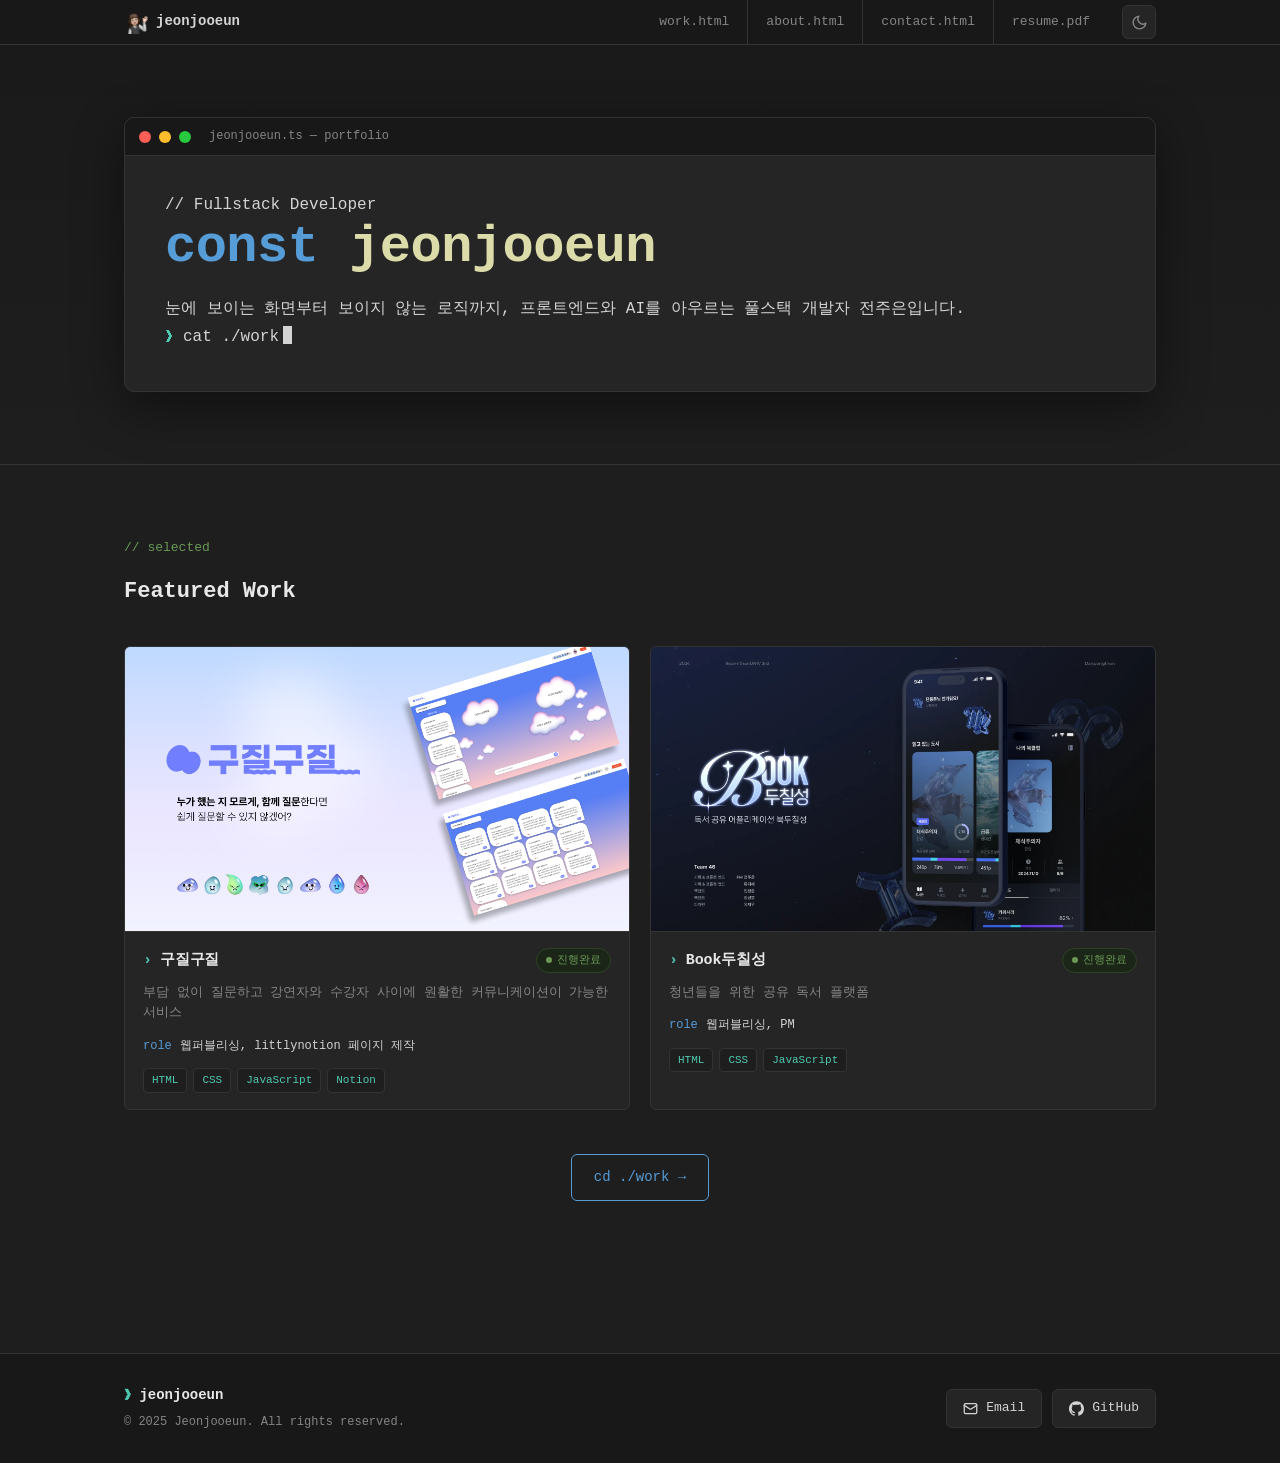
<file: index.html>
<!DOCTYPE html>
<html lang="ko">

<head>
    <meta charset="UTF-8">
    <meta name="viewport" content="width=device-width, initial-scale=1.0">
    <link rel="icon" type="image/png" href="asset/me2.png">
    <title>jeonjooeun — portfolio</title>
    <link rel="stylesheet" href="task1.css">
    <script>
        (function () {
            try {
                if (localStorage.getItem('theme') === 'light') {
                    document.documentElement.classList.add('light');
                }
            } catch (e) {}
            document.addEventListener('DOMContentLoaded', function () {
                var btn = document.querySelector('.theme-toggle');
                if (!btn) return;
                btn.addEventListener('click', function () {
                    var isLight = document.documentElement.classList.toggle('light');
                    try { localStorage.setItem('theme', isLight ? 'light' : 'dark'); } catch (e) {}
                });
            });
        })();
    </script>
</head>

<body>

    <!-- =========================
         Header — 에디터 탭바
    ========================== -->
    <header>
        <div class="container">
            <nav class="header-flex">
                <div class="brand">
                    <a class="logo" href="index.html"><img class="logo-home" src="asset/me2.png" alt="홈">jeonjooeun</a>
                </div>
                <div class="header-right">
                    <ul class="nav-list">
                        <li><a href="work.html">work.html</a></li>
                        <li><a href="about.html">about.html</a></li>
                        <li><a href="contact.html">contact.html</a></li>
                        <li><a href="resume.html">resume.pdf</a></li>
                    </ul>
                    <button class="theme-toggle" type="button" aria-label="테마 전환" title="Toggle theme">
                        <svg class="icon-moon" xmlns="http://www.w3.org/2000/svg" viewBox="0 0 24 24" fill="none" stroke="currentColor" stroke-width="2" stroke-linecap="round" stroke-linejoin="round"><path d="M21 12.79A9 9 0 1 1 11.21 3 7 7 0 0 0 21 12.79z"/></svg>
                        <svg class="icon-sun" xmlns="http://www.w3.org/2000/svg" viewBox="0 0 24 24" fill="none" stroke="currentColor" stroke-width="2" stroke-linecap="round" stroke-linejoin="round"><circle cx="12" cy="12" r="4"/><path d="M12 2v2M12 20v2M4.93 4.93l1.41 1.41M17.66 17.66l1.41 1.41M2 12h2M20 12h2M6.34 17.66l-1.41 1.41M19.07 4.93l-1.41 1.41"/></svg>
                    </button>
                </div>
            </nav>
        </div>
    </header>

    <!-- =========================
         Hero — 코드 윈도우
    ========================== -->
    <section class="hero-section">
        <div class="container">
            <div class="code-window">
                <div class="window-bar">
                    <i></i><i></i><i></i>
                    <span class="window-title">jeonjooeun.ts — portfolio</span>
                </div>
                <div class="code-body">
                    <p class="eyebrow">// Fullstack Developer</p>
                    <h1><span class="tok-key">const</span> <span class="tok-fn">jeonjooeun</span></h1>
                    <p>눈에 보이는 화면부터 보이지 않는 로직까지, 프론트엔드와 AI를 아우르는 풀스택 개발자 전주은입니다.</p>
                    <p class="terminal-line"><span class="prompt">❯</span>cat ./work<span class="cursor"></span></p>
                </div>
            </div>
        </div>
    </section>

    <!-- =========================
         Projects Section
    ========================== -->
    <section class="projects-section">
        <div class="container">
            <p class="eyebrow">// selected</p>
            <h2>Featured Work</h2>

            <!-- 대표작 목록이 JS로 자동 생성되는 영역 -->
            <div class="card-grid" id="featured-cards"></div>

            <!-- 전체 작업물 보기 버튼 -->
            <div class="more-link">
                <a href="work.html" class="view-all-btn">cd ./work →</a>
            </div>
        </div>
    </section>

    <!-- =========================
         Footer
    ========================== -->
    <footer class="site-footer">
        <div class="container footer-flex">
            <div class="footer-left">
                <p class="footer-name">jeonjooeun</p>
                <p class="footer-copy">© 2025 Jeonjooeun. All rights reserved.</p>
            </div>
            <div class="footer-right">
                <a href="mailto:jitchive24@gmail.com"><svg xmlns="http://www.w3.org/2000/svg" viewBox="0 0 24 24" fill="none" stroke="currentColor" stroke-width="2" stroke-linecap="round" stroke-linejoin="round"><rect x="2" y="4" width="20" height="16" rx="2"/><path d="m22 7-8.97 5.7a1.94 1.94 0 0 1-2.06 0L2 7"/></svg>Email</a>
                <a href="https://github.com/JEONJOOEUN04" target="_blank" rel="noopener"><svg xmlns="http://www.w3.org/2000/svg" viewBox="0 0 24 24" fill="currentColor"><path d="M12 .5C5.37.5 0 5.78 0 12.29c0 5.2 3.44 9.61 8.21 11.16.6.11.82-.25.82-.56 0-.28-.01-1.02-.02-2-3.34.71-4.04-1.58-4.04-1.58-.55-1.36-1.34-1.72-1.34-1.72-1.09-.73.08-.72.08-.72 1.2.08 1.84 1.21 1.84 1.21 1.07 1.79 2.81 1.27 3.5.97.11-.76.42-1.27.76-1.56-2.67-.3-5.47-1.31-5.47-5.83 0-1.29.47-2.34 1.24-3.17-.12-.3-.54-1.52.12-3.16 0 0 1.01-.32 3.3 1.21a11.6 11.6 0 0 1 3-.4c1.02 0 2.05.13 3 .4 2.29-1.53 3.3-1.21 3.3-1.21.66 1.64.24 2.86.12 3.16.77.83 1.24 1.88 1.24 3.17 0 4.53-2.81 5.53-5.49 5.82.43.37.81 1.1.81 2.22 0 1.6-.01 2.9-.01 3.29 0 .31.21.68.83.56A12.02 12.02 0 0 0 24 12.29C24 5.78 18.63.5 12 .5z"/></svg>GitHub</a>
            </div>
        </div>
    </footer>

    <!-- 외부 JS 파일 연결 -->
    <script src="task1.js"></script>

</body>

</html>
</file>
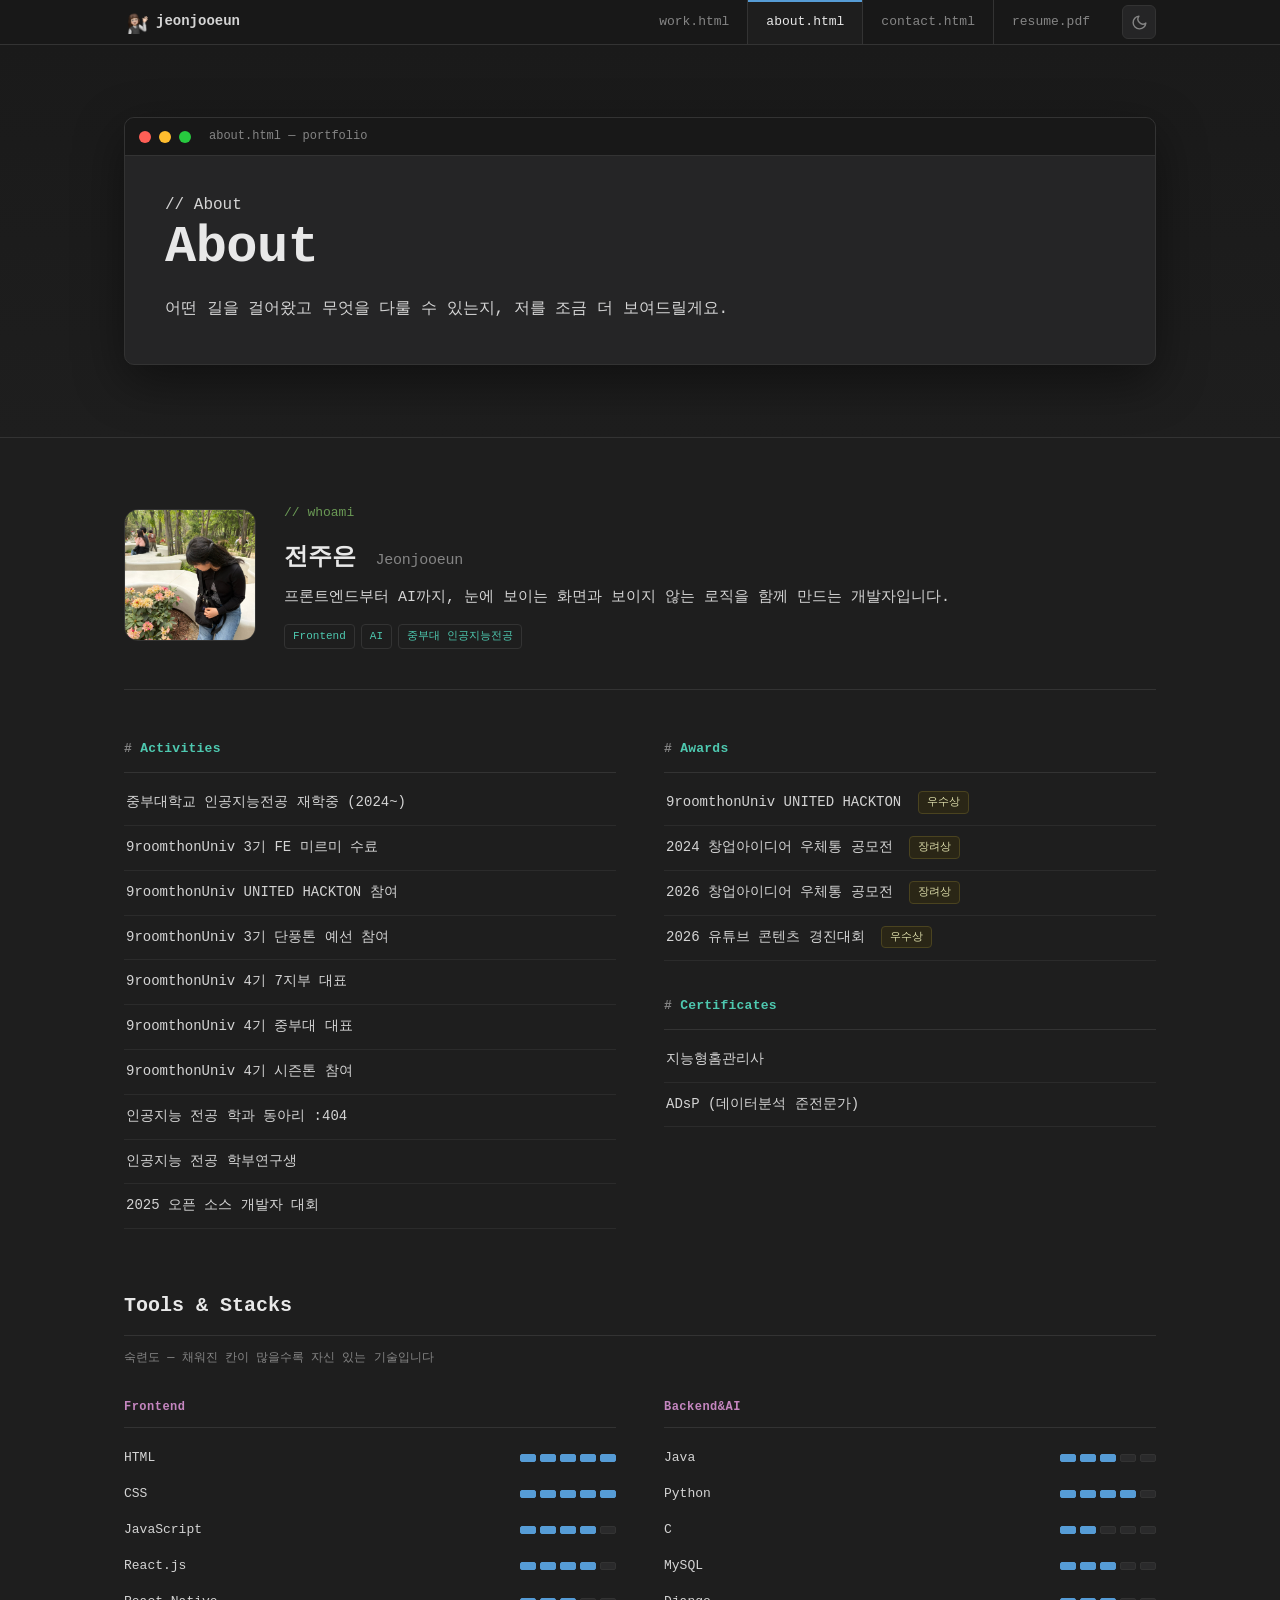
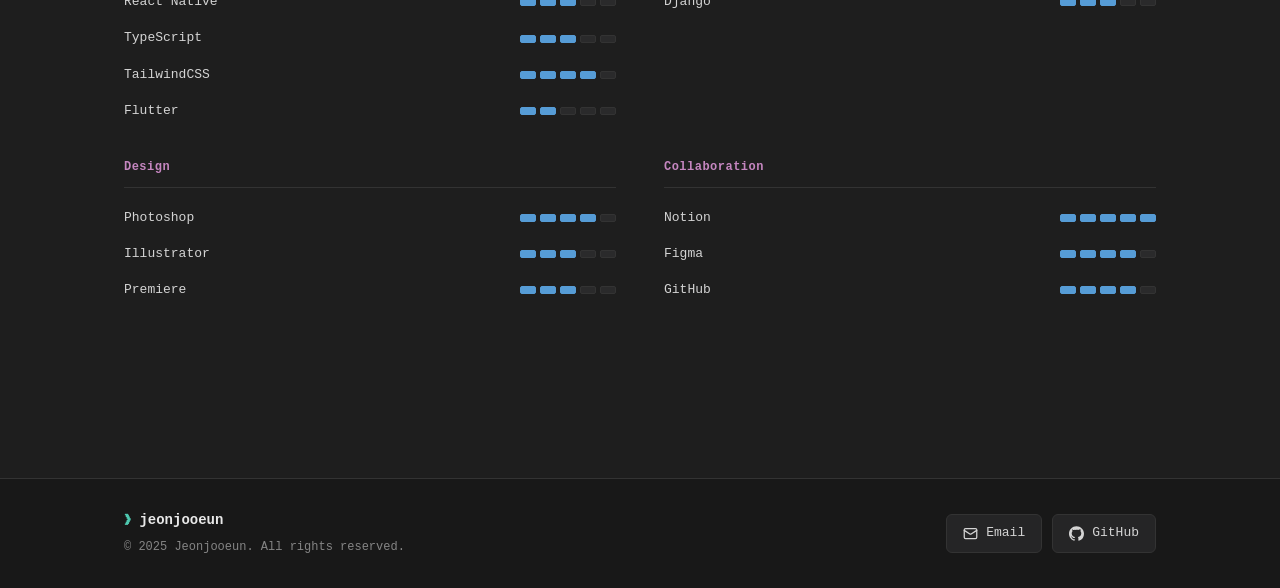
<file: about.html>
<!DOCTYPE html>
<html lang="ko">

<head>
    <meta charset="UTF-8">
    <meta name="viewport" content="width=device-width, initial-scale=1.0">
    <link rel="icon" type="image/png" href="asset/me2.png">
    <title>about — jeonjooeun</title>
    <link rel="stylesheet" href="task1.css">
    <script>
        (function () {
            try {
                if (localStorage.getItem('theme') === 'light') {
                    document.documentElement.classList.add('light');
                }
            } catch (e) {}
            document.addEventListener('DOMContentLoaded', function () {
                var btn = document.querySelector('.theme-toggle');
                if (!btn) return;
                btn.addEventListener('click', function () {
                    var isLight = document.documentElement.classList.toggle('light');
                    try { localStorage.setItem('theme', isLight ? 'light' : 'dark'); } catch (e) {}
                });
            });
        })();
    </script>
</head>

<body>

    <!-- 공통 헤더 -->
    <header>
        <div class="container">
            <nav class="header-flex">
                <div class="brand">
                    <a class="logo" href="index.html"><img class="logo-home" src="asset/me2.png" alt="홈">jeonjooeun</a>
                </div>
                <div class="header-right">
                    <ul class="nav-list">
                        <li><a href="work.html">work.html</a></li>
                        <li><a href="about.html" class="active">about.html</a></li>
                        <li><a href="contact.html">contact.html</a></li>
                        <li><a href="resume.html">resume.pdf</a></li>
                    </ul>
                    <button class="theme-toggle" type="button" aria-label="테마 전환" title="Toggle theme">
                        <svg class="icon-moon" xmlns="http://www.w3.org/2000/svg" viewBox="0 0 24 24" fill="none" stroke="currentColor" stroke-width="2" stroke-linecap="round" stroke-linejoin="round"><path d="M21 12.79A9 9 0 1 1 11.21 3 7 7 0 0 0 21 12.79z"/></svg>
                        <svg class="icon-sun" xmlns="http://www.w3.org/2000/svg" viewBox="0 0 24 24" fill="none" stroke="currentColor" stroke-width="2" stroke-linecap="round" stroke-linejoin="round"><circle cx="12" cy="12" r="4"/><path d="M12 2v2M12 20v2M4.93 4.93l1.41 1.41M17.66 17.66l1.41 1.41M2 12h2M20 12h2M6.34 17.66l-1.41 1.41M19.07 4.93l-1.41 1.41"/></svg>
                    </button>
                </div>
            </nav>
        </div>
    </header>

    <section class="hero-section">
        <div class="container">
            <div class="code-window">
                <div class="window-bar">
                    <i></i><i></i><i></i>
                    <span class="window-title">about.html — portfolio</span>
                </div>
                <div class="code-body">
                    <p class="eyebrow">// About</p>
                    <h1>About</h1>
                    <p>어떤 길을 걸어왔고 무엇을 다룰 수 있는지, 저를 조금 더 보여드릴게요.</p>
                </div>
            </div>
        </div>
    </section>

    <section class="about-section">
        <div class="container">

            <!-- 프로필 카드 -->
            <div class="profile">
                <img class="profile-photo" src="asset/me.jpeg" alt="전주은 프로필 사진" onerror="this.style.display='none'">
                <div class="profile-info">
                    <p class="eyebrow">// whoami</p>
                    <h2 class="profile-name">전주은 <span>Jeonjooeun</span></h2>
                    <p class="profile-bio">프론트엔드부터 AI까지, 눈에 보이는 화면과 보이지 않는 로직을 함께 만드는 개발자입니다.</p>
                    <div class="profile-tags">
                        <span class="chip">Frontend</span>
                        <span class="chip">AI</span>
                        <span class="chip">중부대 인공지능전공</span>
                    </div>
                </div>
            </div>

            <!-- 활동 & 수상 (2단) -->
            <div class="about-grid">
                <div>
                    <h3 class="about-subhead">Activities</h3>
                    <ul class="info-list">
                        <li>중부대학교 인공지능전공 재학중 (2024~)</li>
                        <li>9roomthonUniv 3기 FE 미르미 수료</li>
                        <li>9roomthonUniv UNITED HACKTON 참여</li>
                        <li>9roomthonUniv 3기 단풍톤 예선 참여</li>
                        <li>9roomthonUniv 4기 7지부 대표</li>
                        <li>9roomthonUniv 4기 중부대 대표</li>
                        <li>9roomthonUniv 4기 시즌톤 참여</li>
                        <li>인공지능 전공 학과 동아리 :404</li>
                        <li>인공지능 전공 학부연구생</li>
                        <li>2025 오픈 소스 개발자 대회</li>
                    </ul>
                </div>
                <div>
                    <h3 class="about-subhead">Awards</h3>
                    <ul class="info-list">
                        <li>9roomthonUniv UNITED HACKTON <span class="badge badge-award">우수상</span></li>
                        <li>2024 창업아이디어 우체통 공모전 <span class="badge badge-award">장려상</span></li>
                        <li>2026 창업아이디어 우체통 공모전 <span class="badge badge-award">장려상</span></li>
                        <li>2026 유튜브 콘텐츠 경진대회 <span class="badge badge-award">우수상</span></li>
                    </ul>

                    <h3 class="about-subhead">Certificates</h3>
                    <ul class="info-list">
                        <li>지능형홈관리사</li>
                        <li>ADsP (데이터분석 준전문가)</li>
                    </ul>
                </div>
            </div>

            <!-- 사용 기술 -->
            <h2 class="stacks-title">Tools &amp; Stacks</h2>
            <!-- 게이지: data-level 값(1~5)을 실제 숙련도에 맞게 조정하세요 -->
            <p class="stacks-note">숙련도 — 채워진 칸이 많을수록 자신 있는 기술입니다</p>
            <div class="stacks-grid">
                <div class="stack-box">
                    <h4>Frontend</h4>
                    <ul>
                        <li class="stack-item">
                            <span class="stack-name">HTML</span>
                            <span class="gauge" data-level="5" role="img" aria-label="숙련도 5/5"><i></i><i></i><i></i><i></i><i></i></span>
                        </li>
                        <li class="stack-item">
                            <span class="stack-name">CSS</span>
                            <span class="gauge" data-level="5" role="img" aria-label="숙련도 5/5"><i></i><i></i><i></i><i></i><i></i></span>
                        </li>
                        <li class="stack-item">
                            <span class="stack-name">JavaScript</span>
                            <span class="gauge" data-level="4" role="img" aria-label="숙련도 4/5"><i></i><i></i><i></i><i></i><i></i></span>
                        </li>
                        <li class="stack-item">
                            <span class="stack-name">React.js</span>
                            <span class="gauge" data-level="4" role="img" aria-label="숙련도 4/5"><i></i><i></i><i></i><i></i><i></i></span>
                        </li>
                        <li class="stack-item">
                            <span class="stack-name">React Native</span>
                            <span class="gauge" data-level="3" role="img" aria-label="숙련도 3/5"><i></i><i></i><i></i><i></i><i></i></span>
                        </li>
                        <li class="stack-item">
                            <span class="stack-name">TypeScript</span>
                            <span class="gauge" data-level="3" role="img" aria-label="숙련도 3/5"><i></i><i></i><i></i><i></i><i></i></span>
                        </li>
                        <li class="stack-item">
                            <span class="stack-name">TailwindCSS</span>
                            <span class="gauge" data-level="4" role="img" aria-label="숙련도 4/5"><i></i><i></i><i></i><i></i><i></i></span>
                        </li>
                        <li class="stack-item">
                            <span class="stack-name">Flutter</span>
                            <span class="gauge" data-level="2" role="img" aria-label="숙련도 2/5"><i></i><i></i><i></i><i></i><i></i></span>
                        </li>
                    </ul>
                </div>
                <div class="stack-box">
                    <h4>Backend&AI</h4>
                    <ul>
                        <li class="stack-item">
                            <span class="stack-name">Java</span>
                            <span class="gauge" data-level="3" role="img" aria-label="숙련도 3/5"><i></i><i></i><i></i><i></i><i></i></span>
                        </li>
                        <li class="stack-item">
                            <span class="stack-name">Python</span>
                            <span class="gauge" data-level="4" role="img" aria-label="숙련도 4/5"><i></i><i></i><i></i><i></i><i></i></span>
                        </li>
                        <li class="stack-item">
                            <span class="stack-name">C</span>
                            <span class="gauge" data-level="2" role="img" aria-label="숙련도 2/5"><i></i><i></i><i></i><i></i><i></i></span>
                        </li>
                        <li class="stack-item">
                            <span class="stack-name">MySQL</span>
                            <span class="gauge" data-level="3" role="img" aria-label="숙련도 3/5"><i></i><i></i><i></i><i></i><i></i></span>
                        </li>
                        <li class="stack-item">
                            <span class="stack-name">Django</span>
                            <span class="gauge" data-level="3" role="img" aria-label="숙련도 3/5"><i></i><i></i><i></i><i></i><i></i></span>
                        </li>
                    </ul>
                </div>
                <div class="stack-box">
                    <h4>Design</h4>
                    <ul>
                        <li class="stack-item">
                            <span class="stack-name">Photoshop</span>
                            <span class="gauge" data-level="4" role="img" aria-label="숙련도 4/5"><i></i><i></i><i></i><i></i><i></i></span>
                        </li>
                        <li class="stack-item">
                            <span class="stack-name">Illustrator</span>
                            <span class="gauge" data-level="3" role="img" aria-label="숙련도 3/5"><i></i><i></i><i></i><i></i><i></i></span>
                        </li>
                        <li class="stack-item">
                            <span class="stack-name">Premiere</span>
                            <span class="gauge" data-level="3" role="img" aria-label="숙련도 3/5"><i></i><i></i><i></i><i></i><i></i></span>
                        </li>
                    </ul>
                </div>
                <div class="stack-box">
                    <h4>Collaboration</h4>
                    <ul>
                        <li class="stack-item">
                            <span class="stack-name">Notion</span>
                            <span class="gauge" data-level="5" role="img" aria-label="숙련도 5/5"><i></i><i></i><i></i><i></i><i></i></span>
                        </li>
                        <li class="stack-item">
                            <span class="stack-name">Figma</span>
                            <span class="gauge" data-level="4" role="img" aria-label="숙련도 4/5"><i></i><i></i><i></i><i></i><i></i></span>
                        </li>
                        <li class="stack-item">
                            <span class="stack-name">GitHub</span>
                            <span class="gauge" data-level="4" role="img" aria-label="숙련도 4/5"><i></i><i></i><i></i><i></i><i></i></span>
                        </li>
                    </ul>
                </div>
            </div>

        </div>
    </section>

    <!-- Footer -->
    <footer class="site-footer">
        <div class="container footer-flex">
            <div class="footer-left">
                <p class="footer-name">jeonjooeun</p>
                <p class="footer-copy">© 2025 Jeonjooeun. All rights reserved.</p>
            </div>
            <div class="footer-right">
                <a href="mailto:jitchive24@gmail.com"><svg xmlns="http://www.w3.org/2000/svg" viewBox="0 0 24 24" fill="none" stroke="currentColor" stroke-width="2" stroke-linecap="round" stroke-linejoin="round"><rect x="2" y="4" width="20" height="16" rx="2"/><path d="m22 7-8.97 5.7a1.94 1.94 0 0 1-2.06 0L2 7"/></svg>Email</a>
                <a href="https://github.com/JEONJOOEUN04" target="_blank" rel="noopener"><svg xmlns="http://www.w3.org/2000/svg" viewBox="0 0 24 24" fill="currentColor"><path d="M12 .5C5.37.5 0 5.78 0 12.29c0 5.2 3.44 9.61 8.21 11.16.6.11.82-.25.82-.56 0-.28-.01-1.02-.02-2-3.34.71-4.04-1.58-4.04-1.58-.55-1.36-1.34-1.72-1.34-1.72-1.09-.73.08-.72.08-.72 1.2.08 1.84 1.21 1.84 1.21 1.07 1.79 2.81 1.27 3.5.97.11-.76.42-1.27.76-1.56-2.67-.3-5.47-1.31-5.47-5.83 0-1.29.47-2.34 1.24-3.17-.12-.3-.54-1.52.12-3.16 0 0 1.01-.32 3.3 1.21a11.6 11.6 0 0 1 3-.4c1.02 0 2.05.13 3 .4 2.29-1.53 3.3-1.21 3.3-1.21.66 1.64.24 2.86.12 3.16.77.83 1.24 1.88 1.24 3.17 0 4.53-2.81 5.53-5.49 5.82.43.37.81 1.1.81 2.22 0 1.6-.01 2.9-.01 3.29 0 .31.21.68.83.56A12.02 12.02 0 0 0 24 12.29C24 5.78 18.63.5 12 .5z"/></svg>GitHub</a>
            </div>
        </div>
    </footer>

</body>

</html>
</file>
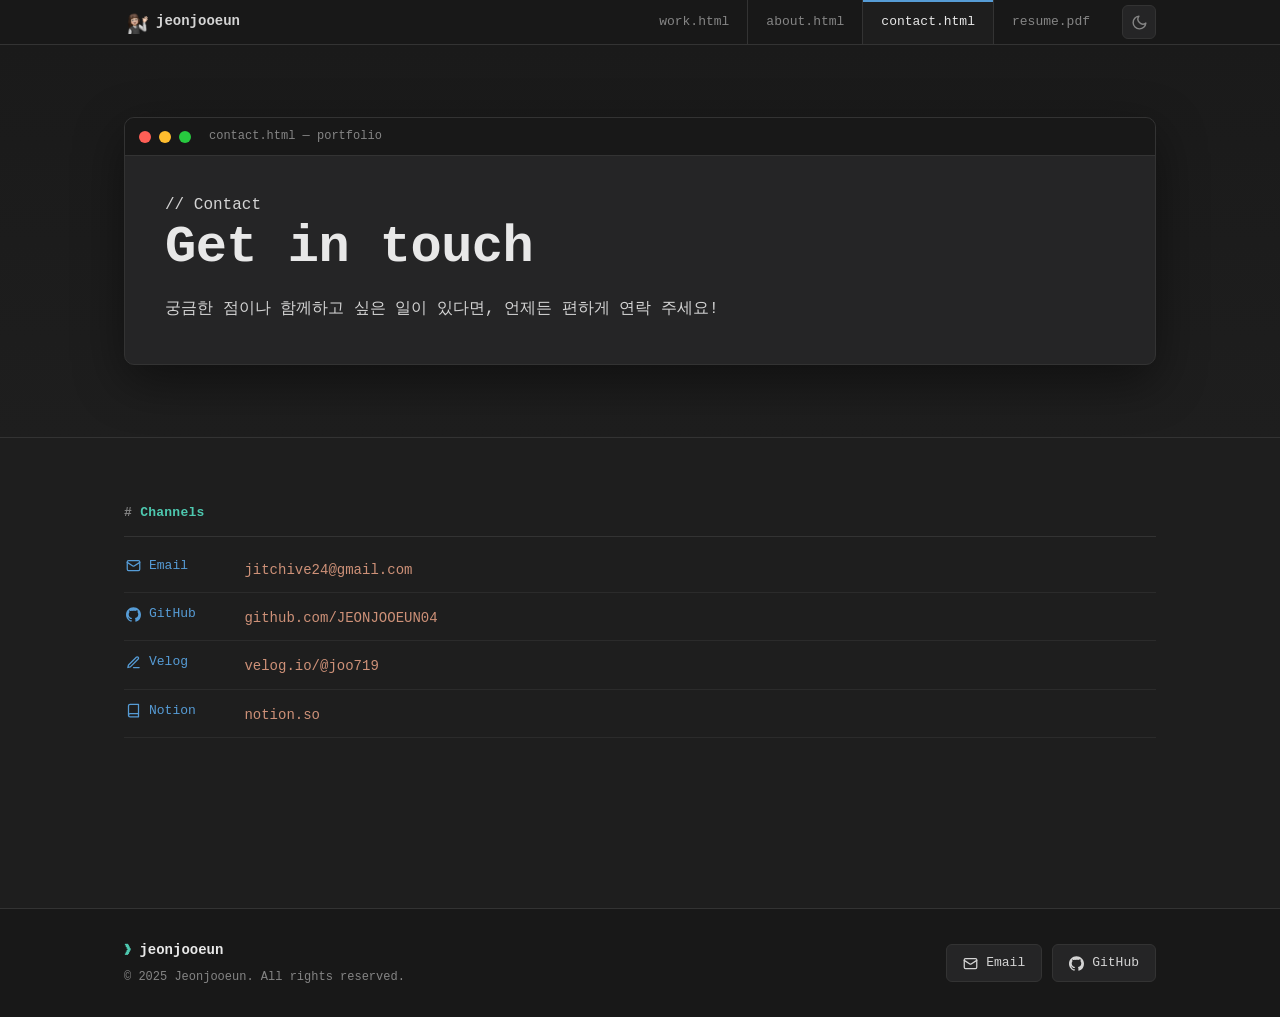
<file: contact.html>
<!DOCTYPE html>
<html lang="ko">

<head>
    <meta charset="UTF-8">
    <meta name="viewport" content="width=device-width, initial-scale=1.0">
    <link rel="icon" type="image/png" href="asset/me2.png">
    <title>contact — jeonjooeun</title>
    <link rel="stylesheet" href="task1.css">
    <script>
        (function () {
            try {
                if (localStorage.getItem('theme') === 'light') {
                    document.documentElement.classList.add('light');
                }
            } catch (e) {}
            document.addEventListener('DOMContentLoaded', function () {
                var btn = document.querySelector('.theme-toggle');
                if (!btn) return;
                btn.addEventListener('click', function () {
                    var isLight = document.documentElement.classList.toggle('light');
                    try { localStorage.setItem('theme', isLight ? 'light' : 'dark'); } catch (e) {}
                });
            });
        })();
    </script>
</head>

<body>

    <!-- 공통 헤더 -->
    <header>
        <div class="container">
            <nav class="header-flex">
                <div class="brand">
                    <a class="logo" href="index.html"><img class="logo-home" src="asset/me2.png" alt="홈">jeonjooeun</a>
                </div>
                <div class="header-right">
                    <ul class="nav-list">
                        <li><a href="work.html">work.html</a></li>
                        <li><a href="about.html">about.html</a></li>
                        <li><a href="contact.html" class="active">contact.html</a></li>
                        <li><a href="resume.html">resume.pdf</a></li>
                    </ul>
                    <button class="theme-toggle" type="button" aria-label="테마 전환" title="Toggle theme">
                        <svg class="icon-moon" xmlns="http://www.w3.org/2000/svg" viewBox="0 0 24 24" fill="none" stroke="currentColor" stroke-width="2" stroke-linecap="round" stroke-linejoin="round"><path d="M21 12.79A9 9 0 1 1 11.21 3 7 7 0 0 0 21 12.79z"/></svg>
                        <svg class="icon-sun" xmlns="http://www.w3.org/2000/svg" viewBox="0 0 24 24" fill="none" stroke="currentColor" stroke-width="2" stroke-linecap="round" stroke-linejoin="round"><circle cx="12" cy="12" r="4"/><path d="M12 2v2M12 20v2M4.93 4.93l1.41 1.41M17.66 17.66l1.41 1.41M2 12h2M20 12h2M6.34 17.66l-1.41 1.41M19.07 4.93l-1.41 1.41"/></svg>
                    </button>
                </div>
            </nav>
        </div>
    </header>

    <section class="hero-section">
        <div class="container">
            <div class="code-window">
                <div class="window-bar">
                    <i></i><i></i><i></i>
                    <span class="window-title">contact.html — portfolio</span>
                </div>
                <div class="code-body">
                    <p class="eyebrow">// Contact</p>
                    <h1>Get in touch</h1>
                    <p>궁금한 점이나 함께하고 싶은 일이 있다면, 언제든 편하게 연락 주세요!</p>
                </div>
            </div>
        </div>
    </section>

    <section class="about-section">
        <div class="container">
            <h3 class="about-subhead">Channels</h3>
            <ul class="info-list">
                <li>
                    <span class="contact-label">
                        <svg xmlns="http://www.w3.org/2000/svg" viewBox="0 0 24 24" fill="none" stroke="currentColor" stroke-width="2" stroke-linecap="round" stroke-linejoin="round"><rect x="2" y="4" width="20" height="16" rx="2"/><path d="m22 7-8.97 5.7a1.94 1.94 0 0 1-2.06 0L2 7"/></svg>
                        Email
                    </span>
                    <a href="mailto:jitchive24@gmail.com">jitchive24@gmail.com</a>
                </li>
                <li>
                    <span class="contact-label">
                        <svg xmlns="http://www.w3.org/2000/svg" viewBox="0 0 24 24" fill="currentColor"><path d="M12 .5C5.37.5 0 5.78 0 12.29c0 5.2 3.44 9.61 8.21 11.16.6.11.82-.25.82-.56 0-.28-.01-1.02-.02-2-3.34.71-4.04-1.58-4.04-1.58-.55-1.36-1.34-1.72-1.34-1.72-1.09-.73.08-.72.08-.72 1.2.08 1.84 1.21 1.84 1.21 1.07 1.79 2.81 1.27 3.5.97.11-.76.42-1.27.76-1.56-2.67-.3-5.47-1.31-5.47-5.83 0-1.29.47-2.34 1.24-3.17-.12-.3-.54-1.52.12-3.16 0 0 1.01-.32 3.3 1.21a11.6 11.6 0 0 1 3-.4c1.02 0 2.05.13 3 .4 2.29-1.53 3.3-1.21 3.3-1.21.66 1.64.24 2.86.12 3.16.77.83 1.24 1.88 1.24 3.17 0 4.53-2.81 5.53-5.49 5.82.43.37.81 1.1.81 2.22 0 1.6-.01 2.9-.01 3.29 0 .31.21.68.83.56A12.02 12.02 0 0 0 24 12.29C24 5.78 18.63.5 12 .5z"/></svg>
                        GitHub
                    </span>
                    <a href="https://github.com/JEONJOOEUN04" target="_blank" rel="noopener">github.com/JEONJOOEUN04</a>
                </li>
                <li>
                    <span class="contact-label">
                        <svg xmlns="http://www.w3.org/2000/svg" viewBox="0 0 24 24" fill="none" stroke="currentColor" stroke-width="2" stroke-linecap="round" stroke-linejoin="round"><path d="M12 20h9"/><path d="M16.5 3.5a2.121 2.121 0 0 1 3 3L7 19l-4 1 1-4Z"/></svg>
                        Velog
                    </span>
                    <a href="https://velog.io/@joo719/posts" target="_blank" rel="noopener">velog.io/@joo719</a>
                </li>
                <li>
                    <span class="contact-label">
                        <svg xmlns="http://www.w3.org/2000/svg" viewBox="0 0 24 24" fill="none" stroke="currentColor" stroke-width="2" stroke-linecap="round" stroke-linejoin="round"><path d="M4 19.5A2.5 2.5 0 0 1 6.5 17H20"/><path d="M6.5 2H20v20H6.5A2.5 2.5 0 0 1 4 19.5v-15A2.5 2.5 0 0 1 6.5 2z"/></svg>
                        Notion
                    </span>
                    <a href="https://www.notion.so/10f9db0d49a980bdad91e4498fc47099?source=copy_link" target="_blank" rel="noopener">notion.so</a>
                </li>
            </ul>
        </div>
    </section>

    <!-- Footer -->
    <footer class="site-footer">
        <div class="container footer-flex">
            <div class="footer-left">
                <p class="footer-name">jeonjooeun</p>
                <p class="footer-copy">© 2025 Jeonjooeun. All rights reserved.</p>
            </div>
            <div class="footer-right">
                <a href="mailto:jitchive24@gmail.com"><svg xmlns="http://www.w3.org/2000/svg" viewBox="0 0 24 24" fill="none" stroke="currentColor" stroke-width="2" stroke-linecap="round" stroke-linejoin="round"><rect x="2" y="4" width="20" height="16" rx="2"/><path d="m22 7-8.97 5.7a1.94 1.94 0 0 1-2.06 0L2 7"/></svg>Email</a>
                <a href="https://github.com/JEONJOOEUN04" target="_blank" rel="noopener"><svg xmlns="http://www.w3.org/2000/svg" viewBox="0 0 24 24" fill="currentColor"><path d="M12 .5C5.37.5 0 5.78 0 12.29c0 5.2 3.44 9.61 8.21 11.16.6.11.82-.25.82-.56 0-.28-.01-1.02-.02-2-3.34.71-4.04-1.58-4.04-1.58-.55-1.36-1.34-1.72-1.34-1.72-1.09-.73.08-.72.08-.72 1.2.08 1.84 1.21 1.84 1.21 1.07 1.79 2.81 1.27 3.5.97.11-.76.42-1.27.76-1.56-2.67-.3-5.47-1.31-5.47-5.83 0-1.29.47-2.34 1.24-3.17-.12-.3-.54-1.52.12-3.16 0 0 1.01-.32 3.3 1.21a11.6 11.6 0 0 1 3-.4c1.02 0 2.05.13 3 .4 2.29-1.53 3.3-1.21 3.3-1.21.66 1.64.24 2.86.12 3.16.77.83 1.24 1.88 1.24 3.17 0 4.53-2.81 5.53-5.49 5.82.43.37.81 1.1.81 2.22 0 1.6-.01 2.9-.01 3.29 0 .31.21.68.83.56A12.02 12.02 0 0 0 24 12.29C24 5.78 18.63.5 12 .5z"/></svg>GitHub</a>
            </div>
        </div>
    </footer>

</body>

</html>
</file>
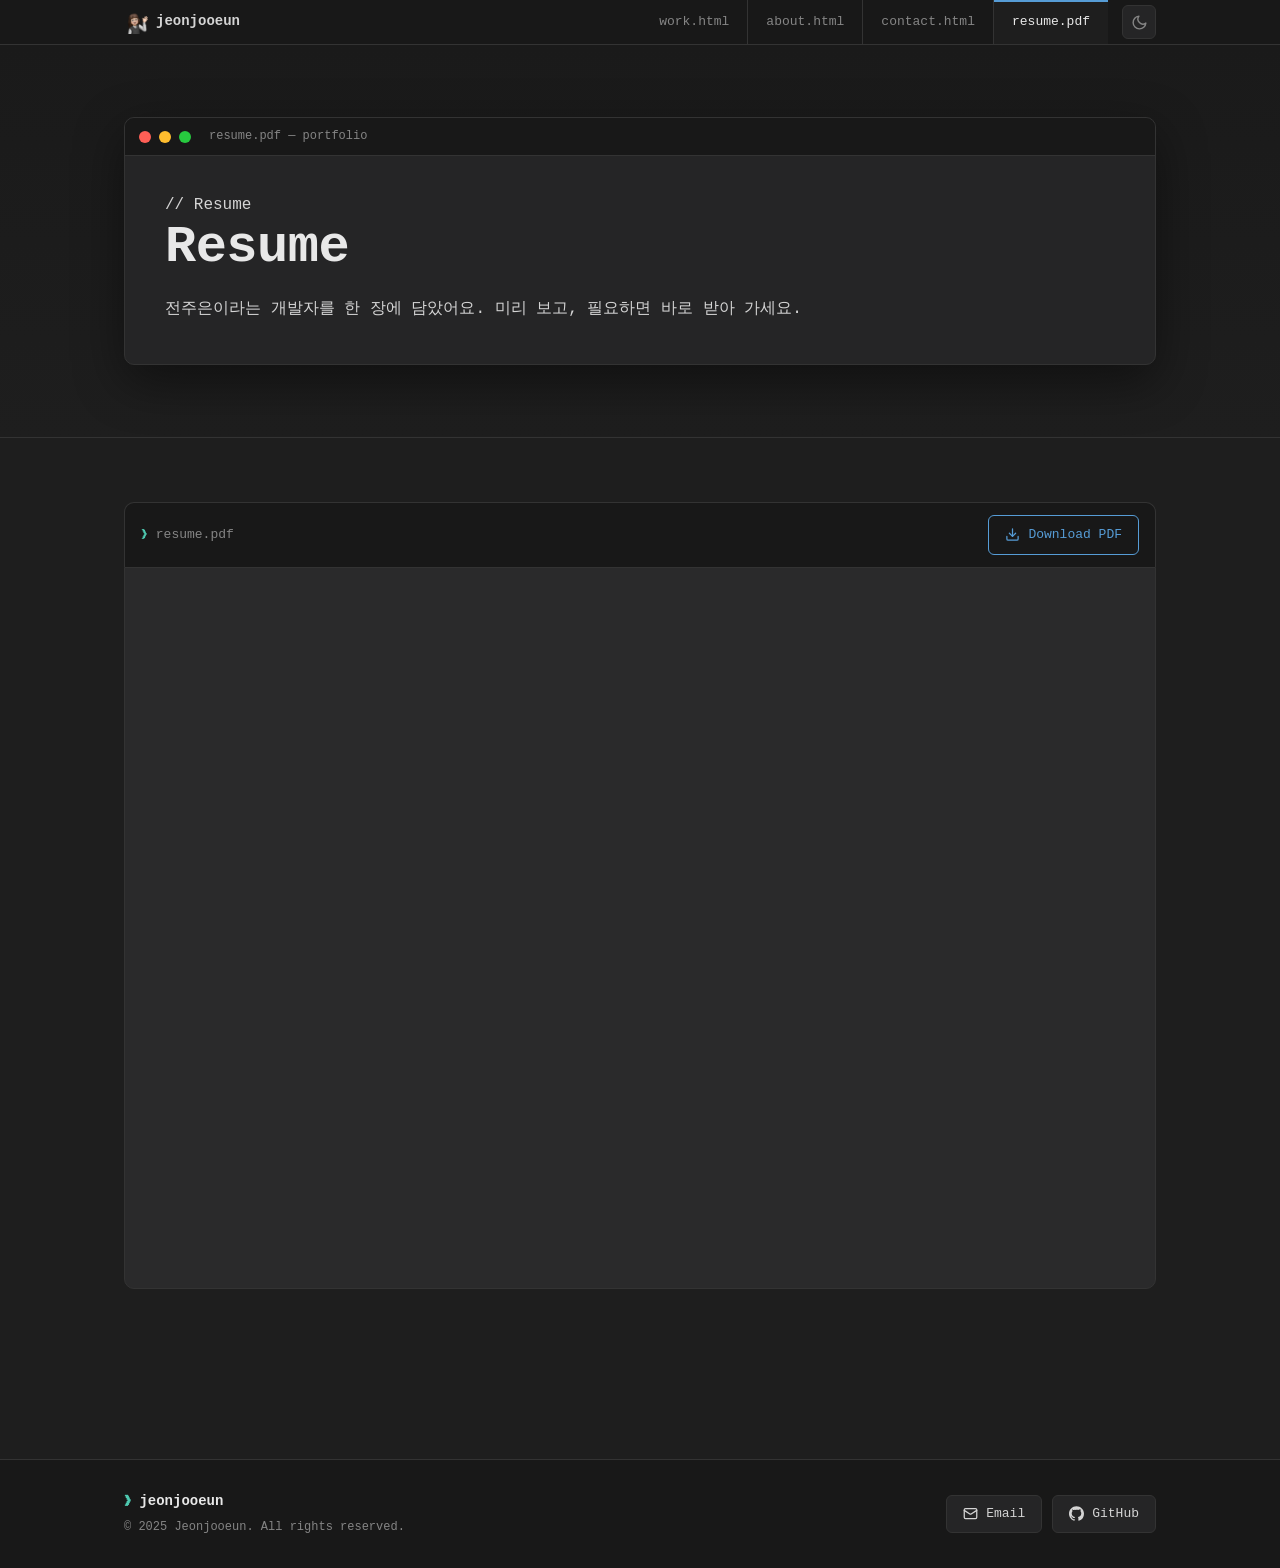
<file: resume.html>
<!DOCTYPE html>
<html lang="ko">

<head>
    <meta charset="UTF-8">
    <meta name="viewport" content="width=device-width, initial-scale=1.0">
    <link rel="icon" type="image/png" href="asset/me2.png">
    <title>resume — jeonjooeun</title>
    <link rel="stylesheet" href="task1.css">
    <script>
        (function () {
            try {
                if (localStorage.getItem('theme') === 'light') {
                    document.documentElement.classList.add('light');
                }
            } catch (e) {}
            document.addEventListener('DOMContentLoaded', function () {
                var btn = document.querySelector('.theme-toggle');
                if (!btn) return;
                btn.addEventListener('click', function () {
                    var isLight = document.documentElement.classList.toggle('light');
                    try { localStorage.setItem('theme', isLight ? 'light' : 'dark'); } catch (e) {}
                });
            });
        })();
    </script>
</head>

<body>

    <!-- 공통 헤더 -->
    <header>
        <div class="container">
            <nav class="header-flex">
                <div class="brand">
                    <a class="logo" href="index.html"><img class="logo-home" src="asset/me2.png" alt="홈">jeonjooeun</a>
                </div>
                <div class="header-right">
                    <ul class="nav-list">
                        <li><a href="work.html">work.html</a></li>
                        <li><a href="about.html">about.html</a></li>
                        <li><a href="contact.html">contact.html</a></li>
                        <li><a href="resume.html" class="active">resume.pdf</a></li>
                    </ul>
                    <button class="theme-toggle" type="button" aria-label="테마 전환" title="Toggle theme">
                        <svg class="icon-moon" xmlns="http://www.w3.org/2000/svg" viewBox="0 0 24 24" fill="none" stroke="currentColor" stroke-width="2" stroke-linecap="round" stroke-linejoin="round"><path d="M21 12.79A9 9 0 1 1 11.21 3 7 7 0 0 0 21 12.79z"/></svg>
                        <svg class="icon-sun" xmlns="http://www.w3.org/2000/svg" viewBox="0 0 24 24" fill="none" stroke="currentColor" stroke-width="2" stroke-linecap="round" stroke-linejoin="round"><circle cx="12" cy="12" r="4"/><path d="M12 2v2M12 20v2M4.93 4.93l1.41 1.41M17.66 17.66l1.41 1.41M2 12h2M20 12h2M6.34 17.66l-1.41 1.41M19.07 4.93l-1.41 1.41"/></svg>
                    </button>
                </div>
            </nav>
        </div>
    </header>

    <section class="hero-section">
        <div class="container">
            <div class="code-window">
                <div class="window-bar">
                    <i></i><i></i><i></i>
                    <span class="window-title">resume.pdf — portfolio</span>
                </div>
                <div class="code-body">
                    <p class="eyebrow">// Resume</p>
                    <h1>Resume</h1>
                    <p>전주은이라는 개발자를 한 장에 담았어요. 미리 보고, 필요하면 바로 받아 가세요.</p>
                </div>
            </div>
        </div>
    </section>

    <section class="about-section">
        <div class="container">

            <!-- 다운로드 바 -->
            <div class="resume-toolbar">
                <span class="resume-filename">resume.pdf</span>
                <a class="download-btn" href="asset/resume.pdf" download="Jeonjooeun_Resume.pdf">
                    <svg xmlns="http://www.w3.org/2000/svg" viewBox="0 0 24 24" fill="none" stroke="currentColor" stroke-width="2" stroke-linecap="round" stroke-linejoin="round"><path d="M21 15v4a2 2 0 0 1-2 2H5a2 2 0 0 1-2-2v-4"/><polyline points="7 10 12 15 17 10"/><line x1="12" y1="15" x2="12" y2="3"/></svg>
                    Download PDF
                </a>
            </div>

            <!-- PDF 미리보기 -->
            <div class="pdf-frame">
                <object class="pdf-object" data="asset/resume.pdf" type="application/pdf">
                    <iframe class="pdf-object" src="asset/resume.pdf" title="Resume PDF"></iframe>
                    <p class="pdf-fallback">
                        브라우저가 PDF 미리보기를 지원하지 않습니다.
                        <a href="asset/resume.pdf" download="Jeonjooeun_Resume.pdf">여기서 다운로드</a>하세요.
                    </p>
                </object>
            </div>

        </div>
    </section>

    <!-- Footer -->
    <footer class="site-footer">
        <div class="container footer-flex">
            <div class="footer-left">
                <p class="footer-name">jeonjooeun</p>
                <p class="footer-copy">© 2025 Jeonjooeun. All rights reserved.</p>
            </div>
            <div class="footer-right">
                <a href="mailto:jitchive24@gmail.com"><svg xmlns="http://www.w3.org/2000/svg" viewBox="0 0 24 24" fill="none" stroke="currentColor" stroke-width="2" stroke-linecap="round" stroke-linejoin="round"><rect x="2" y="4" width="20" height="16" rx="2"/><path d="m22 7-8.97 5.7a1.94 1.94 0 0 1-2.06 0L2 7"/></svg>Email</a>
                <a href="https://github.com/JEONJOOEUN04" target="_blank" rel="noopener"><svg xmlns="http://www.w3.org/2000/svg" viewBox="0 0 24 24" fill="currentColor"><path d="M12 .5C5.37.5 0 5.78 0 12.29c0 5.2 3.44 9.61 8.21 11.16.6.11.82-.25.82-.56 0-.28-.01-1.02-.02-2-3.34.71-4.04-1.58-4.04-1.58-.55-1.36-1.34-1.72-1.34-1.72-1.09-.73.08-.72.08-.72 1.2.08 1.84 1.21 1.84 1.21 1.07 1.79 2.81 1.27 3.5.97.11-.76.42-1.27.76-1.56-2.67-.3-5.47-1.31-5.47-5.83 0-1.29.47-2.34 1.24-3.17-.12-.3-.54-1.52.12-3.16 0 0 1.01-.32 3.3 1.21a11.6 11.6 0 0 1 3-.4c1.02 0 2.05.13 3 .4 2.29-1.53 3.3-1.21 3.3-1.21.66 1.64.24 2.86.12 3.16.77.83 1.24 1.88 1.24 3.17 0 4.53-2.81 5.53-5.49 5.82.43.37.81 1.1.81 2.22 0 1.6-.01 2.9-.01 3.29 0 .31.21.68.83.56A12.02 12.02 0 0 0 24 12.29C24 5.78 18.63.5 12 .5z"/></svg>GitHub</a>
            </div>
        </div>
    </footer>

</body>

</html>
</file>
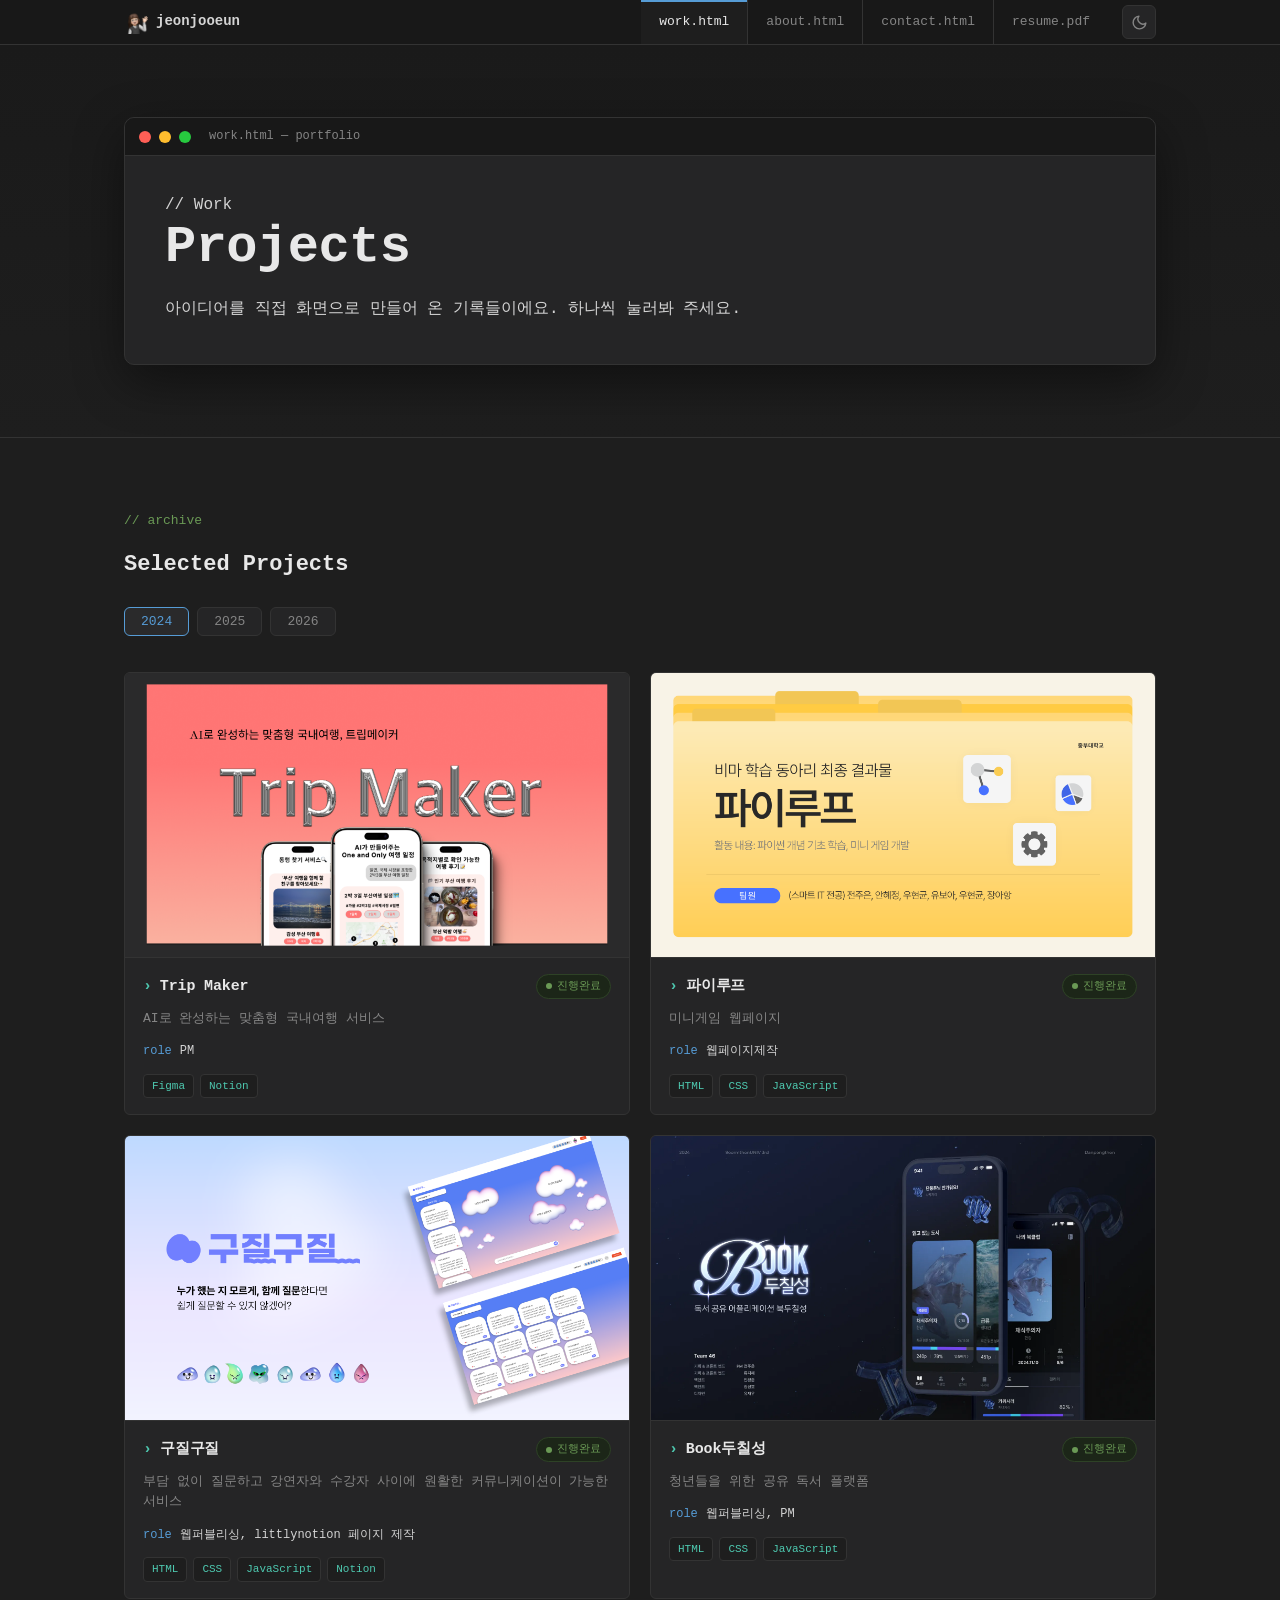
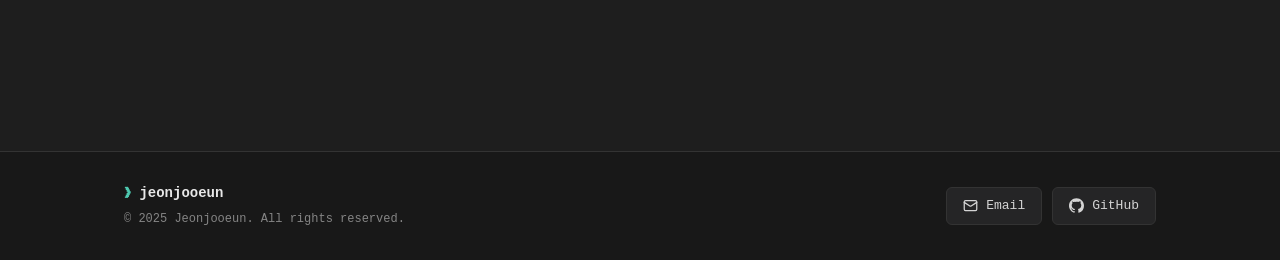
<file: work.html>
<!DOCTYPE html>
<html lang="ko">

<head>
    <meta charset="UTF-8">
    <meta name="viewport" content="width=device-width, initial-scale=1.0">
    <link rel="icon" type="image/png" href="asset/me2.png">
    <title>work — jeonjooeun</title>
    <link rel="stylesheet" href="task1.css">
    <script>
        (function () {
            try {
                if (localStorage.getItem('theme') === 'light') {
                    document.documentElement.classList.add('light');
                }
            } catch (e) {}
            document.addEventListener('DOMContentLoaded', function () {
                var btn = document.querySelector('.theme-toggle');
                if (!btn) return;
                btn.addEventListener('click', function () {
                    var isLight = document.documentElement.classList.toggle('light');
                    try { localStorage.setItem('theme', isLight ? 'light' : 'dark'); } catch (e) {}
                });
            });
        })();
    </script>
</head>

<body>

    <!-- 공통 헤더 -->
    <header>
        <div class="container">
            <nav class="header-flex">
                <div class="brand">
                    <a class="logo" href="index.html"><img class="logo-home" src="asset/me2.png" alt="홈">jeonjooeun</a>
                </div>
                <div class="header-right">
                    <ul class="nav-list">
                        <li><a href="work.html" class="active">work.html</a></li>
                        <li><a href="about.html">about.html</a></li>
                        <li><a href="contact.html">contact.html</a></li>
                        <li><a href="resume.html">resume.pdf</a></li>
                    </ul>
                    <button class="theme-toggle" type="button" aria-label="테마 전환" title="Toggle theme">
                        <svg class="icon-moon" xmlns="http://www.w3.org/2000/svg" viewBox="0 0 24 24" fill="none" stroke="currentColor" stroke-width="2" stroke-linecap="round" stroke-linejoin="round"><path d="M21 12.79A9 9 0 1 1 11.21 3 7 7 0 0 0 21 12.79z"/></svg>
                        <svg class="icon-sun" xmlns="http://www.w3.org/2000/svg" viewBox="0 0 24 24" fill="none" stroke="currentColor" stroke-width="2" stroke-linecap="round" stroke-linejoin="round"><circle cx="12" cy="12" r="4"/><path d="M12 2v2M12 20v2M4.93 4.93l1.41 1.41M17.66 17.66l1.41 1.41M2 12h2M20 12h2M6.34 17.66l-1.41 1.41M19.07 4.93l-1.41 1.41"/></svg>
                    </button>
                </div>
            </nav>
        </div>
    </header>

    <section class="hero-section">
        <div class="container">
            <div class="code-window">
                <div class="window-bar">
                    <i></i><i></i><i></i>
                    <span class="window-title">work.html — portfolio</span>
                </div>
                <div class="code-body">
                    <p class="eyebrow">// Work</p>
                    <h1>Projects</h1>
                    <p>아이디어를 직접 화면으로 만들어 온 기록들이에요. 하나씩 눌러봐 주세요.</p>
                </div>
            </div>
        </div>
    </section>

    <section class="projects-section">
        <div class="container">
            <p class="eyebrow">// archive</p>
            <h2>Selected Projects</h2>

            <!-- 연도 선택 토글 버튼 -->
            <div class="year-tabs">
                <button class="year-btn active" data-year="2024">2024</button>
                <button class="year-btn" data-year="2025">2025</button>
                <button class="year-btn" data-year="2026">2026</button>
            </div>

            <!-- 목록이 JS로 자동 생성되는 영역 -->
            <div class="card-grid" id="project-cards"></div>
        </div>
    </section>

    <!-- Footer -->
    <footer class="site-footer">
        <div class="container footer-flex">
            <div class="footer-left">
                <p class="footer-name">jeonjooeun</p>
                <p class="footer-copy">© 2025 Jeonjooeun. All rights reserved.</p>
            </div>
            <div class="footer-right">
                <a href="mailto:jitchive24@gmail.com"><svg xmlns="http://www.w3.org/2000/svg" viewBox="0 0 24 24" fill="none" stroke="currentColor" stroke-width="2" stroke-linecap="round" stroke-linejoin="round"><rect x="2" y="4" width="20" height="16" rx="2"/><path d="m22 7-8.97 5.7a1.94 1.94 0 0 1-2.06 0L2 7"/></svg>Email</a>
                <a href="https://github.com/JEONJOOEUN04" target="_blank" rel="noopener"><svg xmlns="http://www.w3.org/2000/svg" viewBox="0 0 24 24" fill="currentColor"><path d="M12 .5C5.37.5 0 5.78 0 12.29c0 5.2 3.44 9.61 8.21 11.16.6.11.82-.25.82-.56 0-.28-.01-1.02-.02-2-3.34.71-4.04-1.58-4.04-1.58-.55-1.36-1.34-1.72-1.34-1.72-1.09-.73.08-.72.08-.72 1.2.08 1.84 1.21 1.84 1.21 1.07 1.79 2.81 1.27 3.5.97.11-.76.42-1.27.76-1.56-2.67-.3-5.47-1.31-5.47-5.83 0-1.29.47-2.34 1.24-3.17-.12-.3-.54-1.52.12-3.16 0 0 1.01-.32 3.3 1.21a11.6 11.6 0 0 1 3-.4c1.02 0 2.05.13 3 .4 2.29-1.53 3.3-1.21 3.3-1.21.66 1.64.24 2.86.12 3.16.77.83 1.24 1.88 1.24 3.17 0 4.53-2.81 5.53-5.49 5.82.43.37.81 1.1.81 2.22 0 1.6-.01 2.9-.01 3.29 0 .31.21.68.83.56A12.02 12.02 0 0 0 24 12.29C24 5.78 18.63.5 12 .5z"/></svg>GitHub</a>
            </div>
        </div>
    </footer>

    <!-- 외부 JS 파일 연결 -->
    <script src="task1.js"></script>

</body>

</html>
</file>
<file: task1.css>
/* =========================
   폰트 등록
========================= */
@font-face {
    font-family: "Agrandir GrandHeavy";
    src: url("asset/fonts/Agrandir-GrandHeavy.otf") format("opentype");
    font-weight: normal;
    font-style: normal;
}

/* =========================
   디자인 토큰 — VSCode Dark
========================= */
:root {
    --bg: #1e1e1e;          /* editor */
    --bg-bar: #181818;      /* title / tab bar */
    --bg-panel: #252526;    /* cards / panels */
    --bg-soft: #2a2a2b;
    --border: #333333;
    --border-soft: #2b2b2b;

    --fg: #d4d4d4;          /* default text */
    --fg-bright: #e8e8e8;
    --muted: #858585;       /* line numbers / comments-gray */

    --comment: #6a9955;     /* green */
    --keyword: #569cd6;     /* blue */
    --string: #ce9178;      /* orange */
    --func: #dcdcaa;        /* yellow */
    --type: #4ec9b0;        /* teal */
    --purple: #c586c0;
    --accent: #569cd6;

    --mono: "SF Mono", SFMono-Regular, ui-monospace, Menlo, Consolas,
        "Liberation Mono", "Courier New", monospace;

    --radius: 6px;
    --maxw: 1080px;
}

/* =========================
   기본 설정
========================= */
*,
*::before,
*::after {
    box-sizing: border-box;
}

body {
    margin: 0;
    font-family: var(--mono);
    font-size: 15px;
    line-height: 1.7;
    color: var(--fg);
    background-color: var(--bg);
    -webkit-font-smoothing: antialiased;
}

a {
    color: inherit;
}

::selection {
    background: rgba(86, 156, 214, 0.35);
}

/* 커스텀 스크롤바 (VSCode 느낌) */
::-webkit-scrollbar {
    width: 12px;
    height: 12px;
}
::-webkit-scrollbar-track {
    background: var(--bg);
}
::-webkit-scrollbar-thumb {
    background: #424242;
    border: 3px solid var(--bg);
    border-radius: 8px;
}
::-webkit-scrollbar-thumb:hover {
    background: #555;
}

/* =========================
   공통 컨테이너
========================= */
.container {
    max-width: var(--maxw);
    margin: 0 auto;
    padding: 0 24px;
}

/* 주석 라벨 (// kicker) */
.eyebrow {
    font-size: 13px;
    color: var(--comment);
    margin: 0 0 14px;
}

/* =========================
   Header — 에디터 탭바
========================= */
header {
    position: sticky;
    top: 0;
    z-index: 100;
    background-color: var(--bg-bar);
    border-bottom: 1px solid var(--border);
}

.header-flex {
    display: flex;
    justify-content: space-between;
    align-items: stretch;
    height: 44px;
}

/* 좌측: 로고 (터미널 프롬프트) */
.brand {
    display: flex;
    align-items: center;
}

.logo {
    display: inline-flex;
    align-items: center;
    gap: 8px;
    font-size: 14px;
    font-weight: 600;
    text-decoration: none;
    color: var(--fg);
}
.logo-home {
    width: 24px;
    height: 24px;
    object-fit: contain;
    transition: transform 0.15s ease;
}
.logo:hover .logo-home {
    transform: translateY(-1px) scale(1.08);
}

/* 우측: 파일 탭 */
.nav-list {
    display: flex;
    list-style: none;
    gap: 0;
    margin: 0;
    padding: 0;
}

.nav-list li a {
    display: flex;
    align-items: center;
    height: 100%;
    padding: 0 18px;
    font-size: 13px;
    text-decoration: none;
    color: var(--muted);
    border-left: 1px solid var(--border);
    transition: color 0.15s ease, background 0.15s ease;
}

.nav-list li:first-child a {
    border-left: none;
}

.nav-list li a:hover {
    color: var(--fg);
    background: var(--bg);
}

.nav-list li a.active {
    color: var(--fg-bright);
    background: var(--bg);
    box-shadow: inset 0 2px 0 var(--accent);
}

/* =========================
   코드 윈도우 (Hero)
========================= */
.hero-section {
    padding: 72px 0;
    border-bottom: 1px solid var(--border);
    background: linear-gradient(180deg, #1a1a1a 0%, var(--bg) 100%);
}

.code-window {
    border: 1px solid var(--border);
    border-radius: 10px;
    overflow: hidden;
    background: var(--bg-panel);
    box-shadow: 0 16px 50px rgba(0, 0, 0, 0.45);
}

.window-bar {
    display: flex;
    align-items: center;
    gap: 8px;
    height: 38px;
    padding: 0 14px;
    background: var(--bg-bar);
    border-bottom: 1px solid var(--border);
}
.window-bar i {
    width: 12px;
    height: 12px;
    border-radius: 50%;
    display: inline-block;
}
.window-bar i:nth-child(1) { background: #ff5f56; }
.window-bar i:nth-child(2) { background: #ffbd2e; }
.window-bar i:nth-child(3) { background: #27c93f; }
.window-title {
    margin-left: 10px;
    font-size: 12px;
    color: var(--muted);
}

.code-body {
    padding: 36px 40px 40px;
}

.hero-section h1 {
    font-size: clamp(34px, 5.5vw, 52px);
    line-height: 1.1;
    letter-spacing: -0.01em;
    color: var(--fg-bright);
    margin: 0 0 20px;
    font-weight: 700;
}
.hero-section h1 .tok-key { color: var(--keyword); }
.hero-section h1 .tok-fn { color: var(--func); }

.hero-section p {
    font-size: 16px;
    color: var(--fg);
    margin: 0;
}

/* 터미널 프롬프트 라인 */
.terminal-line {
    margin-top: 26px;
    font-size: 15px;
    color: var(--fg);
}
.terminal-line .prompt {
    color: var(--type);
    margin-right: 10px;
}
.terminal-line .cursor {
    display: inline-block;
    width: 9px;
    height: 18px;
    background: var(--fg);
    margin-left: 4px;
    vertical-align: -3px;
    animation: blink 1.1s steps(1) infinite;
}
@keyframes blink {
    50% { opacity: 0; }
}

/* =========================
   Projects Section
========================= */
.projects-section {
    padding: 72px 0;
}

.projects-section h2 {
    font-size: 22px;
    color: var(--fg-bright);
    margin: 0 0 6px;
}

/* =========================
   Year Toggle Buttons
========================= */
.year-tabs {
    display: flex;
    gap: 8px;
    margin-top: 24px;
}

.year-btn {
    font-family: var(--mono);
    padding: 6px 16px;
    font-size: 13px;
    border: 1px solid var(--border);
    border-radius: var(--radius);
    background-color: var(--bg-panel);
    color: var(--muted);
    cursor: pointer;
    transition: all 0.15s ease;
}

.year-btn:hover {
    color: var(--fg);
    border-color: #4a4a4a;
}

.year-btn.active {
    background-color: var(--bg-soft);
    color: var(--accent);
    border-color: var(--accent);
}

/* =========================
   상태 뱃지
========================= */
.status-badge {
    display: inline-flex;
    align-items: center;
    gap: 5px;
    font-family: var(--mono);
    font-size: 11px;
    padding: 2px 9px;
    border-radius: 999px;
    border: 1px solid var(--border);
    color: var(--muted);
    background: var(--bg);
    white-space: nowrap;
}
.status-badge::before {
    content: "";
    width: 6px;
    height: 6px;
    border-radius: 50%;
    background: currentColor;
}
.status-ongoing {
    color: var(--func);
    border-color: #4a431f;
    background: #2a2616;
}
.status-done {
    color: var(--comment);
    border-color: #2e4226;
    background: #1c2618;
}

/* =========================
   View all Work 버튼
========================= */
.more-link {
    margin-top: 44px;
    text-align: center;
}

.view-all-btn {
    font-family: var(--mono);
    display: inline-block;
    padding: 11px 22px;
    border-radius: var(--radius);
    background-color: transparent;
    border: 1px solid var(--accent);
    color: var(--accent);
    text-decoration: none;
    font-size: 14px;
    transition: all 0.15s ease;
}
.view-all-btn:hover {
    background-color: var(--accent);
    color: #fff;
}

/* =========================
   Card Grid
========================= */
.card-grid {
    display: grid;
    grid-template-columns: repeat(2, 1fr);
    gap: 20px;
    margin-top: 36px;
}

/* =========================
   Card Item
========================= */
.card-item {
    border: 1px solid var(--border);
    border-radius: var(--radius);
    overflow: hidden;
    transition: border-color 0.2s ease, transform 0.2s ease;
    background-color: var(--bg-panel);
    cursor: pointer;
}

.card-item:hover {
    transform: translateY(-3px);
    border-color: var(--accent);
}

.card-cover {
    aspect-ratio: 16 / 9;
    width: 100%;
    background-color: var(--bg-soft);
}

.card-cover img {
    width: 100%;
    height: 100%;
    object-fit: cover;
    display: block;
}

.card-footer {
    padding: 16px 18px;
    border-top: 1px solid var(--border);
}

.card-title-row {
    display: flex;
    align-items: center;
    gap: 10px;
}

.card-title-row h3 {
    margin: 0;
    font-size: 15px;
    font-weight: 600;
    color: var(--fg-bright);
    letter-spacing: -0.01em;
    display: flex;
    align-items: center;
    gap: 8px;
}
.card-title-row h3::before {
    content: "›";
    color: var(--type);
}
.card-title-row .status-badge {
    margin-left: auto;
}

/* 한 줄 소개 (최대 2줄까지만) */
.card-desc {
    margin: 10px 0 0;
    font-size: 13px;
    line-height: 1.55;
    color: var(--muted);
    display: -webkit-box;
    -webkit-line-clamp: 2;
    -webkit-box-orient: vertical;
    overflow: hidden;
}

/* 담당 역할 (코드 속성처럼: role  값) */
.card-meta {
    margin: 12px 0 0;
    font-family: var(--mono);
    font-size: 12px;
    color: var(--fg);
    display: flex;
    gap: 8px;
}
.card-meta .meta-key {
    color: var(--keyword);
    flex: 0 0 auto;
}

/* 기술 스택 칩 묶음 */
.card-tags {
    margin-top: 12px;
    display: flex;
    flex-wrap: wrap;
    gap: 6px;
}
.chip-row {
    display: inline-flex;
    flex-wrap: wrap;
    gap: 6px;
}
.chip {
    font-family: var(--mono);
    font-size: 11px;
    color: var(--type);
    background: var(--bg);
    border: 1px solid var(--border);
    border-radius: 4px;
    padding: 2px 8px;
    white-space: nowrap;
}

/* =========================
   상세 정보 모달
========================= */
.modal-overlay {
    position: fixed;
    inset: 0;
    background-color: rgba(0, 0, 0, 0.65);
    display: none;
    align-items: flex-start;
    justify-content: center;
    padding: 48px 20px;
    overflow-y: auto;
    z-index: 1000;
}
.modal-overlay.open {
    display: flex;
}

.modal-box {
    position: relative;
    background-color: var(--bg-panel);
    border-radius: 10px;
    border: 1px solid var(--border);
    max-width: 680px;
    width: 100%;
    padding: 44px;
    box-shadow: 0 24px 70px rgba(0, 0, 0, 0.6);
}

.modal-close {
    position: absolute;
    top: 16px;
    right: 20px;
    border: none;
    background: none;
    font-size: 26px;
    line-height: 1;
    cursor: pointer;
    color: var(--muted);
    transition: color 0.15s ease;
}
.modal-close:hover {
    color: var(--fg-bright);
}

.modal-title {
    font-size: 26px;
    font-weight: 700;
    color: var(--fg-bright);
    letter-spacing: -0.01em;
    margin: 0 0 24px;
    display: flex;
    align-items: center;
    gap: 10px;
}

.modal-cover {
    margin-bottom: 28px;
}
.modal-cover img {
    width: 100%;
    border-radius: var(--radius);
    border: 1px solid var(--border);
    display: block;
}

.modal-props {
    display: flex;
    flex-direction: column;
    border-top: 1px solid var(--border);
}

.prop-row {
    display: flex;
    gap: 16px;
    align-items: flex-start;
    padding: 11px 0;
    border-bottom: 1px solid var(--border);
}

.prop-label {
    flex: 0 0 110px;
    color: var(--keyword);
    font-size: 12px;
    letter-spacing: 0.02em;
    padding-top: 2px;
}

.prop-value {
    flex: 1;
    color: var(--fg);
    font-size: 14px;
    line-height: 1.6;
}

.prop-value a {
    color: var(--string);
    word-break: break-all;
}

/* =========================
   About 페이지
========================= */
.about-section {
    padding: 64px 0 90px;
}

/* 프로필 카드 (About 상단) */
.profile {
    display: flex;
    align-items: center;
    gap: 28px;
    padding-bottom: 40px;
    margin-bottom: 48px;
    border-bottom: 1px solid var(--border);
}
.profile-photo {
    width: 132px;
    height: 132px;
    flex: 0 0 auto;
    object-fit: cover;
    border-radius: 14px;
    border: 1px solid var(--border);
}
.profile-info {
    min-width: 0;
}
.profile-name {
    margin: 0 0 8px;
    font-size: 24px;
    color: var(--fg-bright);
    letter-spacing: -0.01em;
}
.profile-name span {
    font-family: var(--mono);
    font-size: 15px;
    font-weight: 400;
    color: var(--muted);
    margin-left: 6px;
}
.profile-bio {
    margin: 0 0 14px;
    font-size: 15px;
    color: var(--fg);
    line-height: 1.6;
}
.profile-tags {
    display: flex;
    flex-wrap: wrap;
    gap: 6px;
}
.profile-links {
    margin-top: 14px;
    display: flex;
    flex-wrap: wrap;
    gap: 8px;
}
.profile-links a {
    display: inline-flex;
    align-items: center;
    gap: 7px;
    padding: 7px 14px;
    border: 1px solid var(--border);
    border-radius: var(--radius);
    background: var(--bg-panel);
    color: var(--fg);
    font-family: var(--mono);
    font-size: 13px;
    text-decoration: none;
    transition: all 0.15s ease;
}
.profile-links a svg {
    width: 15px;
    height: 15px;
}
.profile-links a:hover {
    border-color: var(--accent);
    color: var(--accent);
}


.about-grid {
    display: grid;
    grid-template-columns: 1fr 1fr;
    gap: 48px;
    margin-bottom: 60px;
}

.about-subhead {
    font-size: 13px;
    letter-spacing: 0.02em;
    color: var(--type);
    padding: 0 0 12px;
    border-bottom: 1px solid var(--border);
    margin: 0 0 8px;
}
.about-subhead::before {
    content: "# ";
    color: var(--muted);
}

.about-subhead + ul + .about-subhead {
    margin-top: 34px;
}

.info-list {
    list-style: none;
    margin: 0;
    padding: 0;
}
.info-list li {
    padding: 10px 2px;
    font-size: 14px;
    color: var(--fg);
    border-bottom: 1px solid var(--border-soft);
}
.info-list a {
    color: var(--string);
    text-decoration: none;
}
.info-list a:hover {
    text-decoration: underline;
}

.contact-label {
    display: inline-flex;
    align-items: center;
    gap: 8px;
    width: 110px;
    color: var(--keyword);
    font-size: 13px;
}
.contact-label svg {
    width: 15px;
    height: 15px;
    display: block;
}

/* 뱃지 */
.badge {
    display: inline-block;
    font-family: var(--mono);
    font-size: 11px;
    padding: 1px 8px;
    border-radius: 4px;
    margin-left: 8px;
    vertical-align: middle;
    border: 1px solid var(--border);
}
.badge-now {
    color: var(--comment);
    border-color: #2e4226;
    background: #1c2618;
}
.badge-award {
    color: var(--func);
    border-color: #4a431f;
    background: #2a2616;
}

/* Tools & Stacks */
.stacks-title {
    font-size: 20px;
    color: var(--fg-bright);
    padding-bottom: 12px;
    border-bottom: 1px solid var(--border);
    margin: 0 0 12px;
}

.stacks-note {
    margin: 0 0 28px;
    font-size: 12px;
    color: var(--muted);
}

.stacks-grid {
    display: grid;
    grid-template-columns: repeat(2, 1fr);
    gap: 28px 48px;
}

.stack-box h4 {
    font-size: 12px;
    letter-spacing: 0.04em;
    color: var(--purple);
    padding: 0 0 10px;
    margin: 0 0 12px;
    border-bottom: 1px solid var(--border);
}

.stack-box ul {
    margin: 0;
    padding: 0;
    list-style: none;
}

/* 기술 한 줄: 이름 + 숙련도 게이지 */
.stack-item {
    display: flex;
    align-items: center;
    justify-content: space-between;
    gap: 14px;
    padding: 7px 0;
}
.stack-name {
    font-size: 13px;
    color: var(--fg);
}

/* 세그먼트 게이지바 (data-level 1~5) */
.gauge {
    display: inline-flex;
    gap: 4px;
    flex: 0 0 auto;
}
.gauge i {
    width: 16px;
    height: 8px;
    border-radius: 2px;
    background: var(--bg-soft);
    border: 1px solid var(--border);
    display: block;
}
.gauge[data-level="1"] i:nth-child(-n + 1),
.gauge[data-level="2"] i:nth-child(-n + 2),
.gauge[data-level="3"] i:nth-child(-n + 3),
.gauge[data-level="4"] i:nth-child(-n + 4),
.gauge[data-level="5"] i:nth-child(-n + 5) {
    background: var(--accent);
    border-color: var(--accent);
}

/* =========================
   Footer
========================= */
.site-footer {
    background-color: var(--bg-bar);
    border-top: 1px solid var(--border);
    padding: 30px 0;
    margin-top: 80px;
}

.footer-flex {
    display: flex;
    justify-content: space-between;
    align-items: center;
    flex-wrap: wrap;
    gap: 16px;
}

.footer-name {
    font-weight: 600;
    color: var(--fg-bright);
    margin: 0 0 4px;
    font-size: 14px;
}
.footer-name::before {
    content: "❯ ";
    color: var(--type);
}

.footer-copy {
    margin: 0;
    font-size: 12px;
    color: var(--muted);
}

.footer-right {
    display: flex;
    gap: 10px;
}
.footer-right a {
    display: inline-flex;
    align-items: center;
    gap: 8px;
    padding: 7px 16px;
    border-radius: var(--radius);
    border: 1px solid var(--border);
    background-color: var(--bg-panel);
    color: var(--fg);
    font-size: 13px;
    text-decoration: none;
    transition: all 0.15s ease;
}
.footer-right a svg {
    width: 15px;
    height: 15px;
    display: block;
}
.footer-right a:hover {
    border-color: var(--accent);
    color: var(--accent);
}

/* =========================
   반응형
========================= */
@media (max-width: 720px) {
    .card-grid,
    .about-grid,
    .stacks-grid {
        grid-template-columns: 1fr;
    }
    .code-body {
        padding: 28px 22px 30px;
    }
    .nav-list li a {
        padding: 0 12px;
    }
    /* 프로필 카드 세로 정렬 */
    .profile {
        flex-direction: column;
        align-items: flex-start;
        gap: 18px;
    }
}

/* =========================
   Header 우측 그룹 + 테마 토글
========================= */
.header-right {
    display: flex;
    align-items: stretch;
}

.theme-toggle {
    align-self: center;
    width: 34px;
    height: 34px;
    margin-left: 14px;
    display: inline-flex;
    align-items: center;
    justify-content: center;
    padding: 0;
    background: var(--bg-panel);
    border: 1px solid var(--border);
    border-radius: var(--radius);
    color: var(--muted);
    cursor: pointer;
    transition: color 0.15s ease, border-color 0.15s ease;
}
.theme-toggle:hover {
    color: var(--fg-bright);
    border-color: var(--accent);
}
.theme-toggle svg {
    width: 17px;
    height: 17px;
    display: block;
}

/* 다크: 달 표시 / 라이트: 해 표시 */
.theme-toggle .icon-sun {
    display: none;
}
:root.light .theme-toggle .icon-moon {
    display: none;
}
:root.light .theme-toggle .icon-sun {
    display: block;
}

/* =========================
   Resume 페이지
========================= */
.resume-toolbar {
    display: flex;
    align-items: center;
    justify-content: space-between;
    gap: 16px;
    padding: 12px 16px;
    background: var(--bg-bar);
    border: 1px solid var(--border);
    border-bottom: none;
    border-radius: 10px 10px 0 0;
}

.resume-filename {
    font-size: 13px;
    color: var(--muted);
}
.resume-filename::before {
    content: "❯ ";
    color: var(--type);
}

.download-btn {
    display: inline-flex;
    align-items: center;
    gap: 8px;
    padding: 8px 16px;
    border-radius: var(--radius);
    border: 1px solid var(--accent);
    background: transparent;
    color: var(--accent);
    font-family: var(--mono);
    font-size: 13px;
    text-decoration: none;
    transition: all 0.15s ease;
}
.download-btn svg {
    width: 15px;
    height: 15px;
}
.download-btn:hover {
    background: var(--accent);
    color: #fff;
}

.pdf-frame {
    border: 1px solid var(--border);
    border-radius: 0 0 10px 10px;
    overflow: hidden;
    background: var(--bg-soft);
}

.pdf-object {
    display: block;
    width: 100%;
    height: 80vh;
    min-height: 560px;
    border: none;
}

.pdf-fallback {
    padding: 40px;
    text-align: center;
    color: var(--muted);
    font-size: 14px;
}
.pdf-fallback a {
    color: var(--accent);
}

/* =========================
   Light 테마 (VSCode Light+)
========================= */
:root.light {
    --bg: #ffffff;
    --bg-bar: #f3f3f3;
    --bg-panel: #ffffff;
    --bg-soft: #f0f0f0;
    --border: #e2e2e2;
    --border-soft: #ededed;

    --fg: #1f1f1f;
    --fg-bright: #000000;
    --muted: #6e6e6e;

    --comment: #008000;
    --keyword: #0033b3;
    --string: #a31515;
    --func: #7a5c00;
    --type: #267f99;
    --purple: #af00db;
    --accent: #0a66c2;
}

:root.light body {
    color: var(--fg);
}

:root.light .hero-section {
    background: linear-gradient(180deg, var(--bg-bar) 0%, var(--bg) 100%);
}

:root.light .code-window {
    box-shadow: 0 14px 40px rgba(0, 0, 0, 0.12);
}

:root.light .modal-box {
    box-shadow: 0 24px 70px rgba(0, 0, 0, 0.22);
}

:root.light ::-webkit-scrollbar-track {
    background: var(--bg);
}
:root.light ::-webkit-scrollbar-thumb {
    background: #c4c4c4;
    border: 3px solid var(--bg);
}
:root.light ::-webkit-scrollbar-thumb:hover {
    background: #a8a8a8;
}

/* 상태 뱃지 라이트 버전 */
:root.light .status-ongoing,
:root.light .badge-award {
    color: #8a6d00;
    border-color: #e8d98a;
    background: #fdf6dd;
}
:root.light .status-done,
:root.light .badge-now {
    color: #1a7f37;
    border-color: #b7e0c0;
    background: #e9f7ee;
}
</file>
